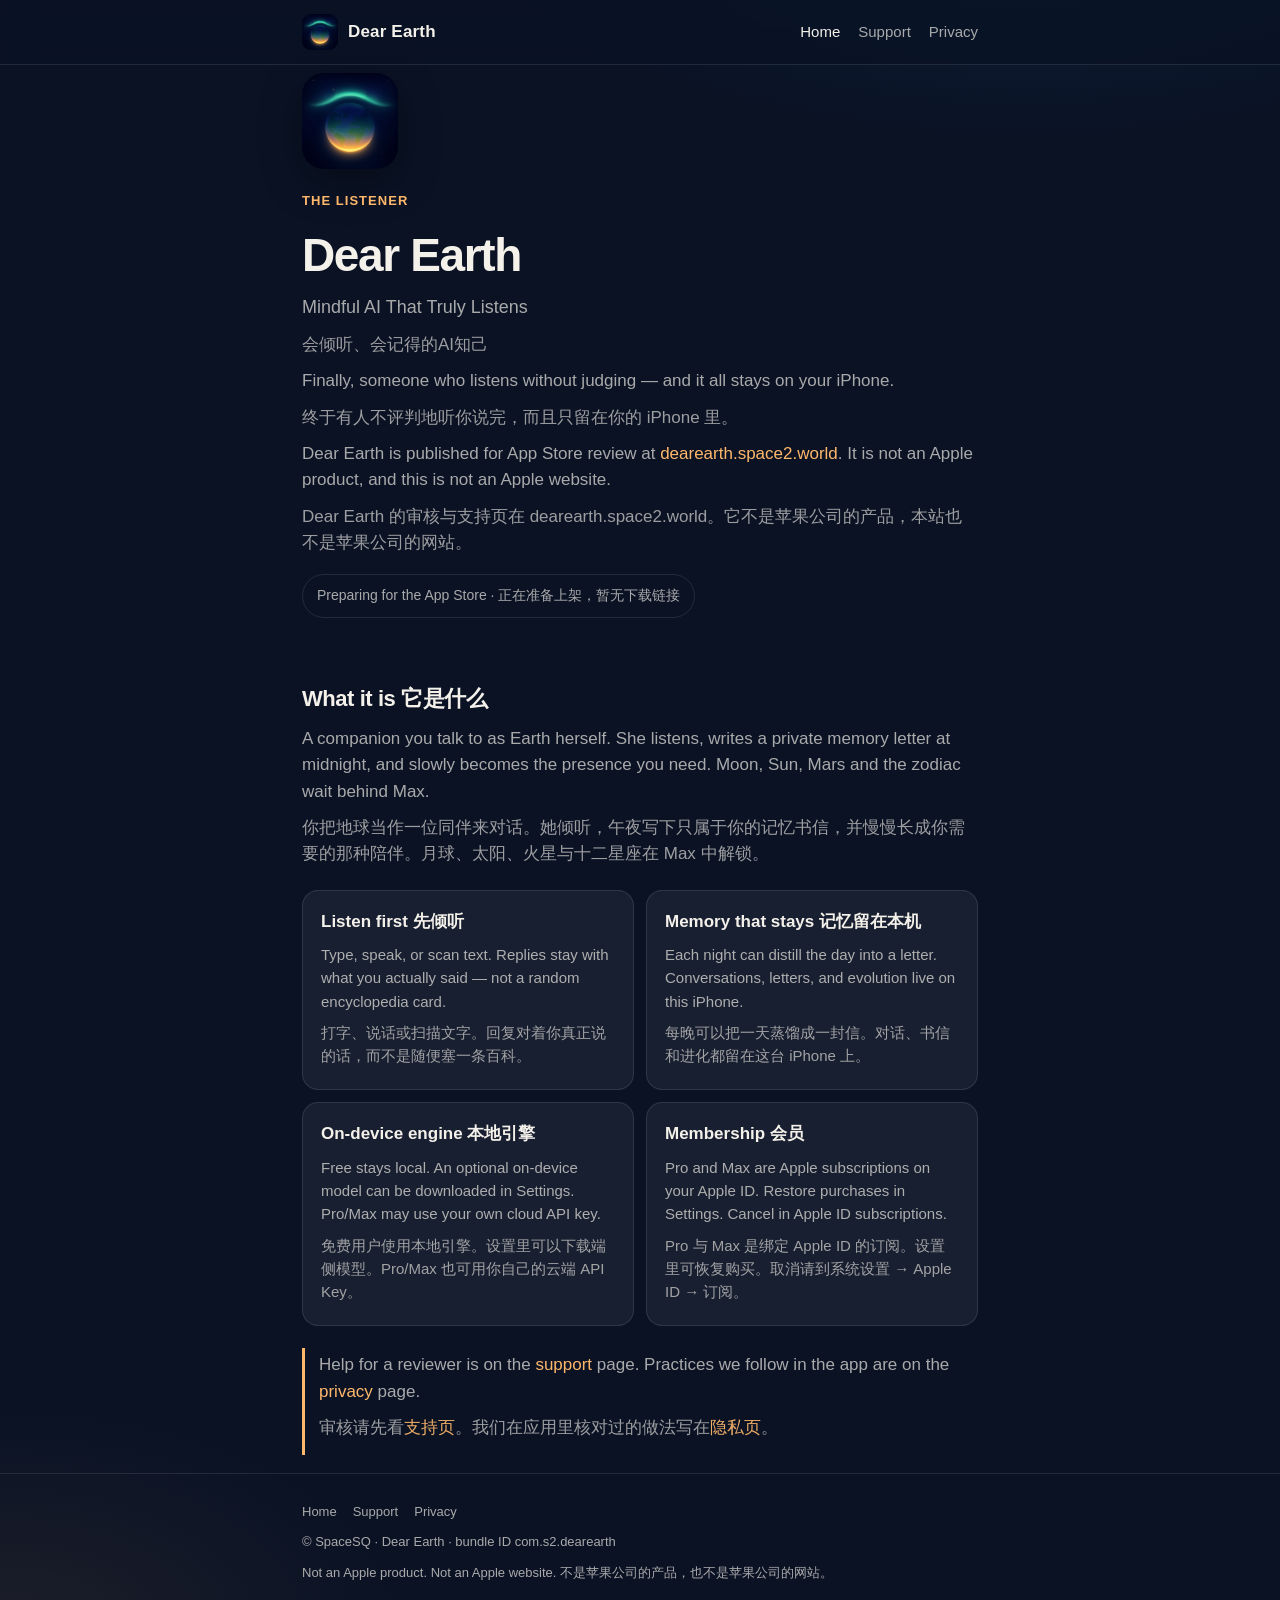
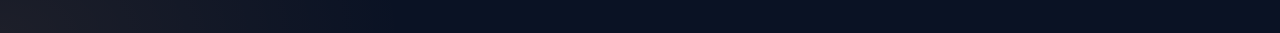
<file: index.html>
<!DOCTYPE html>
<html lang="en">
<head>
  <meta charset="utf-8">
  <meta name="viewport" content="width=device-width, initial-scale=1">
  <title>Dear Earth</title>
  <meta name="description" content="Dear Earth — Mindful AI That Truly Listens. A companion that stays on your iPhone.">
  <meta property="og:title" content="Dear Earth">
  <meta property="og:description" content="Finally, someone who listens without judging — and it all stays on your iPhone.">
  <meta property="og:image" content="/assets/og.png">
  <link rel="icon" href="/assets/favicon.png">
  <link rel="apple-touch-icon" href="/assets/apple-touch-icon.png">
  <link rel="stylesheet" href="/assets/style.css">
</head>
<body>
  <header>
    <div class="wrap bar">
      <a class="brand" href="/">
        <img src="/assets/listener.png" alt="">
        Dear Earth
      </a>
      <nav>
        <a href="/" aria-current="page">Home</a>
        <a href="/support/">Support</a>
        <a href="/privacy/">Privacy</a>
      </nav>
    </div>
  </header>

  <main class="wrap">
    <section class="hero">
      <img class="app-icon" src="/assets/listener.png" alt="Dear Earth icon">
      <div>
        <div class="kicker">The Listener</div>
        <h1>Dear Earth</h1>
        <p class="lead">Mindful AI That Truly Listens</p>
        <p class="zh">会倾听、会记得的AI知己</p>
        <p>Finally, someone who listens without judging — and it all stays on your iPhone.</p>
        <p class="zh">终于有人不评判地听你说完，而且只留在你的 iPhone 里。</p>
        <p>Dear Earth is published for App Store review at <a href="https://dearearth.space2.world">dearearth.space2.world</a>. It is not an Apple product, and this is not an Apple website.</p>
        <p class="zh">Dear Earth 的审核与支持页在 dearearth.space2.world。它不是苹果公司的产品，本站也不是苹果公司的网站。</p>
        <span class="badge">Preparing for the App Store · 正在准备上架，暂无下载链接</span>
      </div>
    </section>

    <h2>What it is 它是什么</h2>
    <p>A companion you talk to as Earth herself. She listens, writes a private memory letter at midnight, and slowly becomes the presence you need. Moon, Sun, Mars and the zodiac wait behind Max.</p>
    <p class="zh">你把地球当作一位同伴来对话。她倾听，午夜写下只属于你的记忆书信，并慢慢长成你需要的那种陪伴。月球、太阳、火星与十二星座在 Max 中解锁。</p>

    <div class="grid two">
      <article class="card">
        <h3>Listen first 先倾听</h3>
        <p>Type, speak, or scan text. Replies stay with what you actually said — not a random encyclopedia card.</p>
        <p class="zh">打字、说话或扫描文字。回复对着你真正说的话，而不是随便塞一条百科。</p>
      </article>
      <article class="card">
        <h3>Memory that stays 记忆留在本机</h3>
        <p>Each night can distill the day into a letter. Conversations, letters, and evolution live on this iPhone.</p>
        <p class="zh">每晚可以把一天蒸馏成一封信。对话、书信和进化都留在这台 iPhone 上。</p>
      </article>
      <article class="card">
        <h3>On-device engine 本地引擎</h3>
        <p>Free stays local. An optional on-device model can be downloaded in Settings. Pro/Max may use your own cloud API key.</p>
        <p class="zh">免费用户使用本地引擎。设置里可以下载端侧模型。Pro/Max 也可用你自己的云端 API Key。</p>
      </article>
      <article class="card">
        <h3>Membership 会员</h3>
        <p>Pro and Max are Apple subscriptions on your Apple ID. Restore purchases in Settings. Cancel in Apple ID subscriptions.</p>
        <p class="zh">Pro 与 Max 是绑定 Apple ID 的订阅。设置里可恢复购买。取消请到系统设置 → Apple ID → 订阅。</p>
      </article>
    </div>

    <div class="note">
      <p>Help for a reviewer is on the <a href="/support/">support</a> page. Practices we follow in the app are on the <a href="/privacy/">privacy</a> page.</p>
      <p class="zh">审核请先看<a href="/support/">支持页</a>。我们在应用里核对过的做法写在<a href="/privacy/">隐私页</a>。</p>
    </div>
  </main>

  <footer>
    <div class="wrap">
      <div class="links">
        <a href="/">Home</a>
        <a href="/support/">Support</a>
        <a href="/privacy/">Privacy</a>
      </div>
      <p>© SpaceSQ · Dear Earth · bundle ID com.s2.dearearth</p>
      <p>Not an Apple product. Not an Apple website. 不是苹果公司的产品，也不是苹果公司的网站。</p>
    </div>
  </footer>
</body>
</html>
</file>
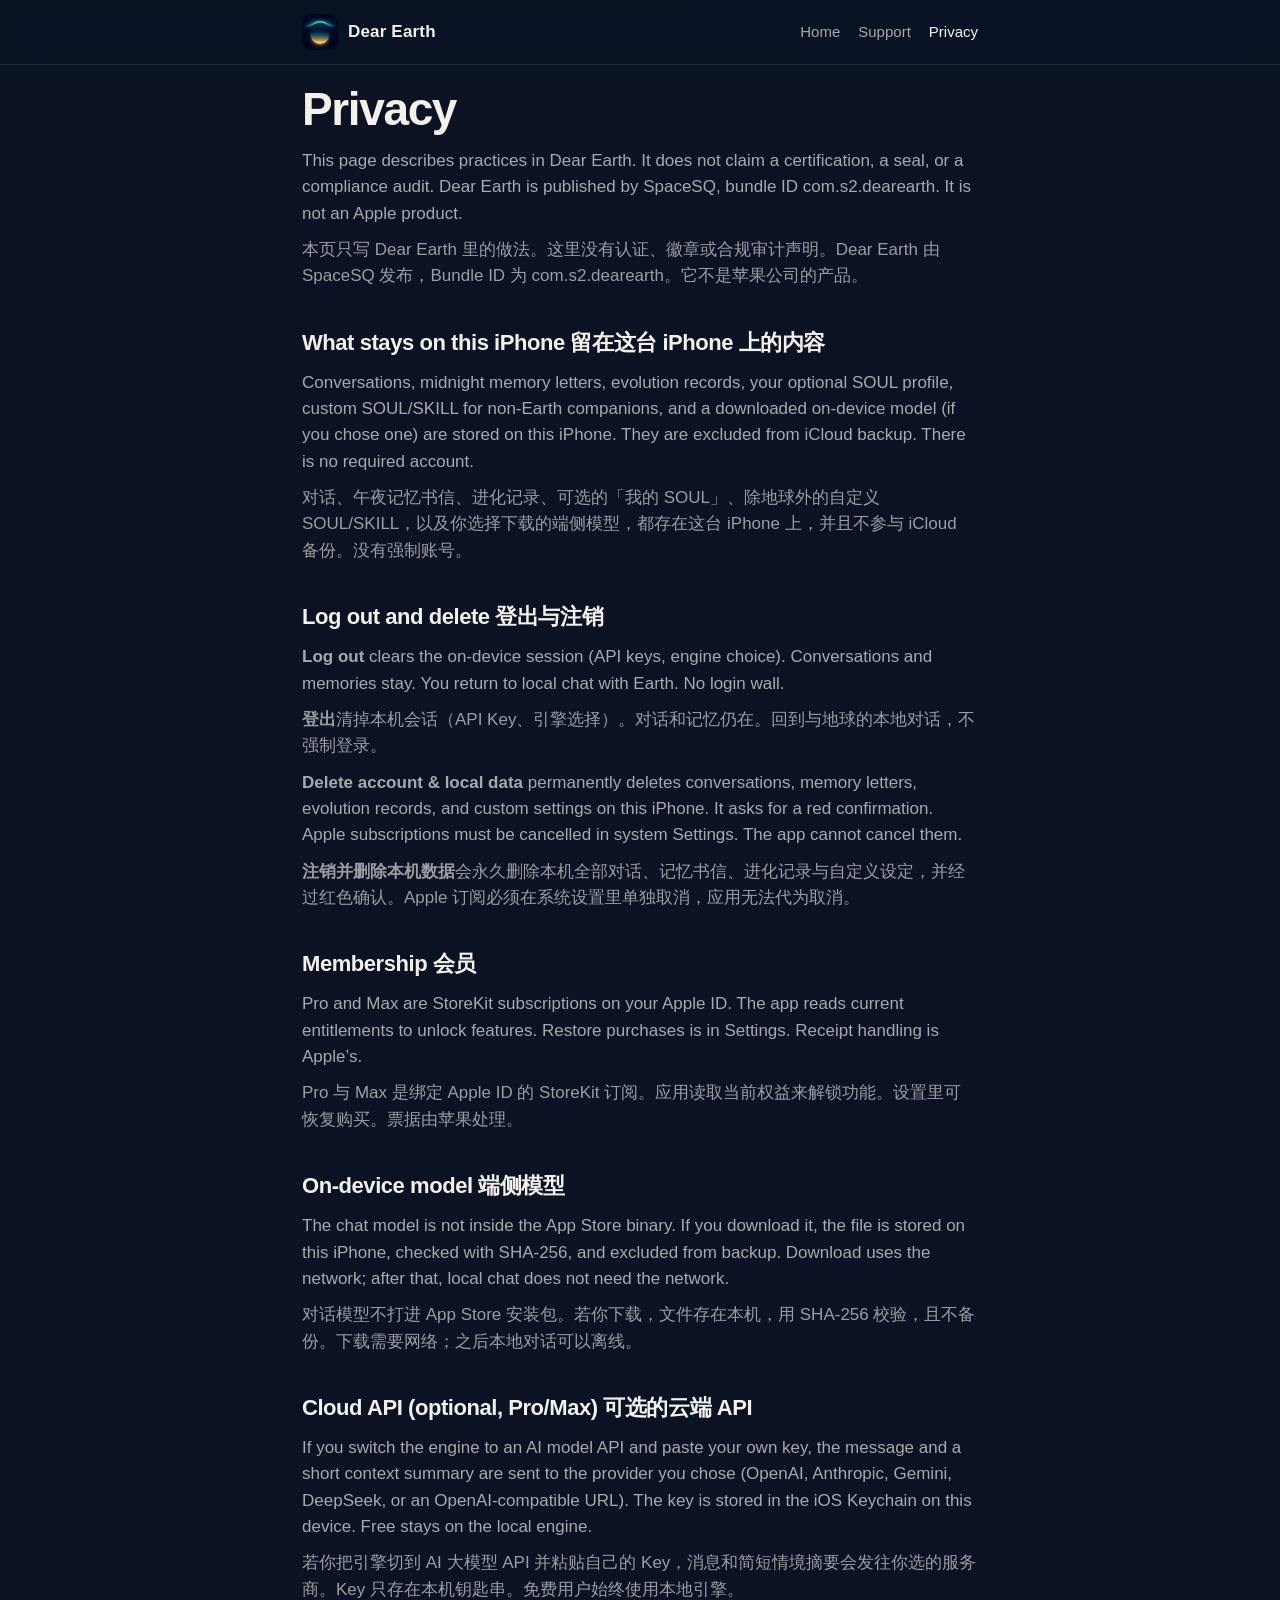
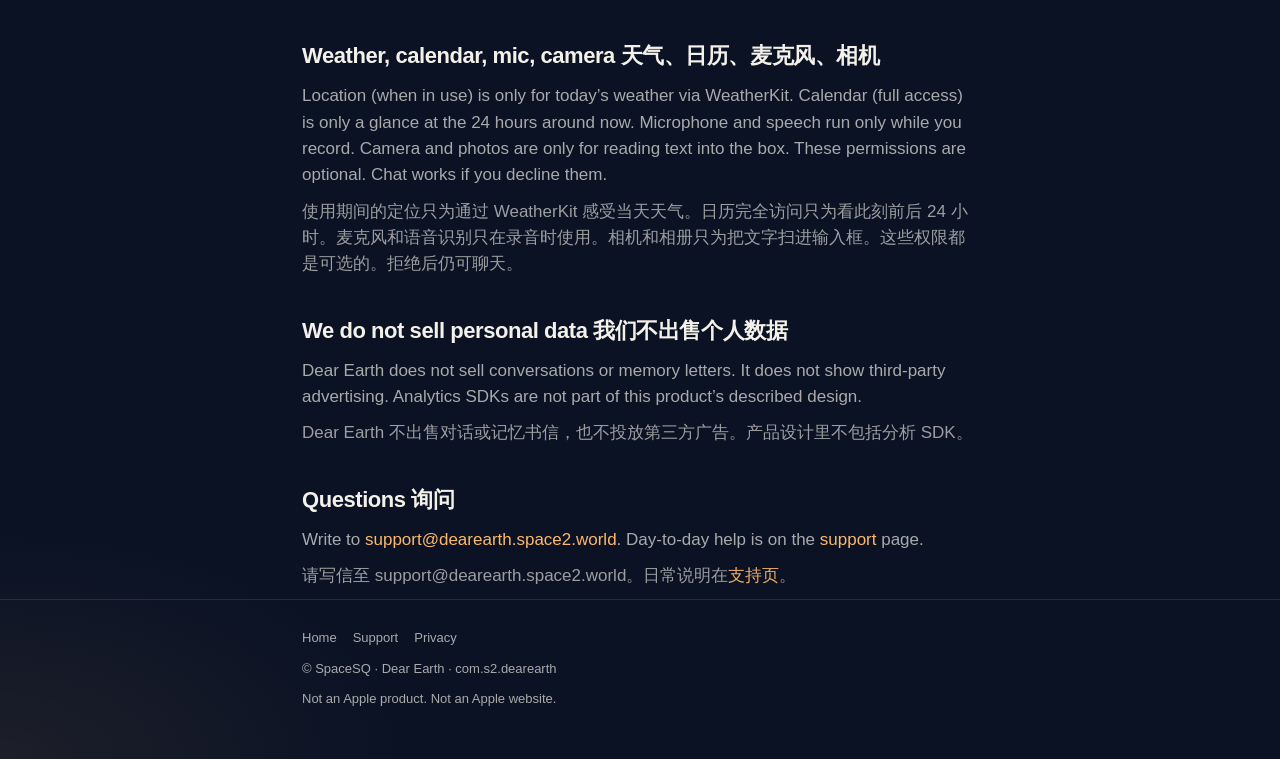
<file: privacy/index.html>
<!DOCTYPE html>
<html lang="en">
<head>
  <meta charset="utf-8">
  <meta name="viewport" content="width=device-width, initial-scale=1">
  <title>Dear Earth Privacy</title>
  <meta name="description" content="Privacy practices for Dear Earth.">
  <link rel="icon" href="/assets/favicon.png">
  <link rel="apple-touch-icon" href="/assets/apple-touch-icon.png">
  <link rel="stylesheet" href="/assets/style.css">
</head>
<body>
  <header>
    <div class="wrap bar">
      <a class="brand" href="/">
        <img src="/assets/listener.png" alt="">
        Dear Earth
      </a>
      <nav>
        <a href="/">Home</a>
        <a href="/support/">Support</a>
        <a href="/privacy/" aria-current="page">Privacy</a>
      </nav>
    </div>
  </header>

  <main class="wrap">
    <h1>Privacy</h1>
    <p>This page describes practices in Dear Earth. It does not claim a certification, a seal, or a compliance audit. Dear Earth is published by SpaceSQ, bundle ID com.s2.dearearth. It is not an Apple product.</p>
    <p class="zh">本页只写 Dear Earth 里的做法。这里没有认证、徽章或合规审计声明。Dear Earth 由 SpaceSQ 发布，Bundle ID 为 com.s2.dearearth。它不是苹果公司的产品。</p>

    <h2>What stays on this iPhone 留在这台 iPhone 上的内容</h2>
    <p>Conversations, midnight memory letters, evolution records, your optional SOUL profile, custom SOUL/SKILL for non-Earth companions, and a downloaded on-device model (if you chose one) are stored on this iPhone. They are excluded from iCloud backup. There is no required account.</p>
    <p class="zh">对话、午夜记忆书信、进化记录、可选的「我的 SOUL」、除地球外的自定义 SOUL/SKILL，以及你选择下载的端侧模型，都存在这台 iPhone 上，并且不参与 iCloud 备份。没有强制账号。</p>

    <h2>Log out and delete 登出与注销</h2>
    <p><strong>Log out</strong> clears the on-device session (API keys, engine choice). Conversations and memories stay. You return to local chat with Earth. No login wall.</p>
    <p class="zh"><strong>登出</strong>清掉本机会话（API Key、引擎选择）。对话和记忆仍在。回到与地球的本地对话，不强制登录。</p>
    <p><strong>Delete account &amp; local data</strong> permanently deletes conversations, memory letters, evolution records, and custom settings on this iPhone. It asks for a red confirmation. Apple subscriptions must be cancelled in system Settings. The app cannot cancel them.</p>
    <p class="zh"><strong>注销并删除本机数据</strong>会永久删除本机全部对话、记忆书信、进化记录与自定义设定，并经过红色确认。Apple 订阅必须在系统设置里单独取消，应用无法代为取消。</p>

    <h2>Membership 会员</h2>
    <p>Pro and Max are StoreKit subscriptions on your Apple ID. The app reads current entitlements to unlock features. Restore purchases is in Settings. Receipt handling is Apple’s.</p>
    <p class="zh">Pro 与 Max 是绑定 Apple ID 的 StoreKit 订阅。应用读取当前权益来解锁功能。设置里可恢复购买。票据由苹果处理。</p>

    <h2>On-device model 端侧模型</h2>
    <p>The chat model is not inside the App Store binary. If you download it, the file is stored on this iPhone, checked with SHA-256, and excluded from backup. Download uses the network; after that, local chat does not need the network.</p>
    <p class="zh">对话模型不打进 App Store 安装包。若你下载，文件存在本机，用 SHA-256 校验，且不备份。下载需要网络；之后本地对话可以离线。</p>

    <h2>Cloud API (optional, Pro/Max) 可选的云端 API</h2>
    <p>If you switch the engine to an AI model API and paste your own key, the message and a short context summary are sent to the provider you chose (OpenAI, Anthropic, Gemini, DeepSeek, or an OpenAI-compatible URL). The key is stored in the iOS Keychain on this device. Free stays on the local engine.</p>
    <p class="zh">若你把引擎切到 AI 大模型 API 并粘贴自己的 Key，消息和简短情境摘要会发往你选的服务商。Key 只存在本机钥匙串。免费用户始终使用本地引擎。</p>

    <h2>Weather, calendar, mic, camera 天气、日历、麦克风、相机</h2>
    <p>Location (when in use) is only for today’s weather via WeatherKit. Calendar (full access) is only a glance at the 24 hours around now. Microphone and speech run only while you record. Camera and photos are only for reading text into the box. These permissions are optional. Chat works if you decline them.</p>
    <p class="zh">使用期间的定位只为通过 WeatherKit 感受当天天气。日历完全访问只为看此刻前后 24 小时。麦克风和语音识别只在录音时使用。相机和相册只为把文字扫进输入框。这些权限都是可选的。拒绝后仍可聊天。</p>

    <h2>We do not sell personal data 我们不出售个人数据</h2>
    <p>Dear Earth does not sell conversations or memory letters. It does not show third-party advertising. Analytics SDKs are not part of this product’s described design.</p>
    <p class="zh">Dear Earth 不出售对话或记忆书信，也不投放第三方广告。产品设计里不包括分析 SDK。</p>

    <h2>Questions 询问</h2>
    <p>Write to <a href="mailto:support@dearearth.space2.world">support@dearearth.space2.world</a>. Day-to-day help is on the <a href="/support/">support</a> page.</p>
    <p class="zh">请写信至 support@dearearth.space2.world。日常说明在<a href="/support/">支持页</a>。</p>
  </main>

  <footer>
    <div class="wrap">
      <div class="links">
        <a href="/">Home</a>
        <a href="/support/">Support</a>
        <a href="/privacy/">Privacy</a>
      </div>
      <p>© SpaceSQ · Dear Earth · com.s2.dearearth</p>
      <p>Not an Apple product. Not an Apple website.</p>
    </div>
  </footer>
</body>
</html>
</file>
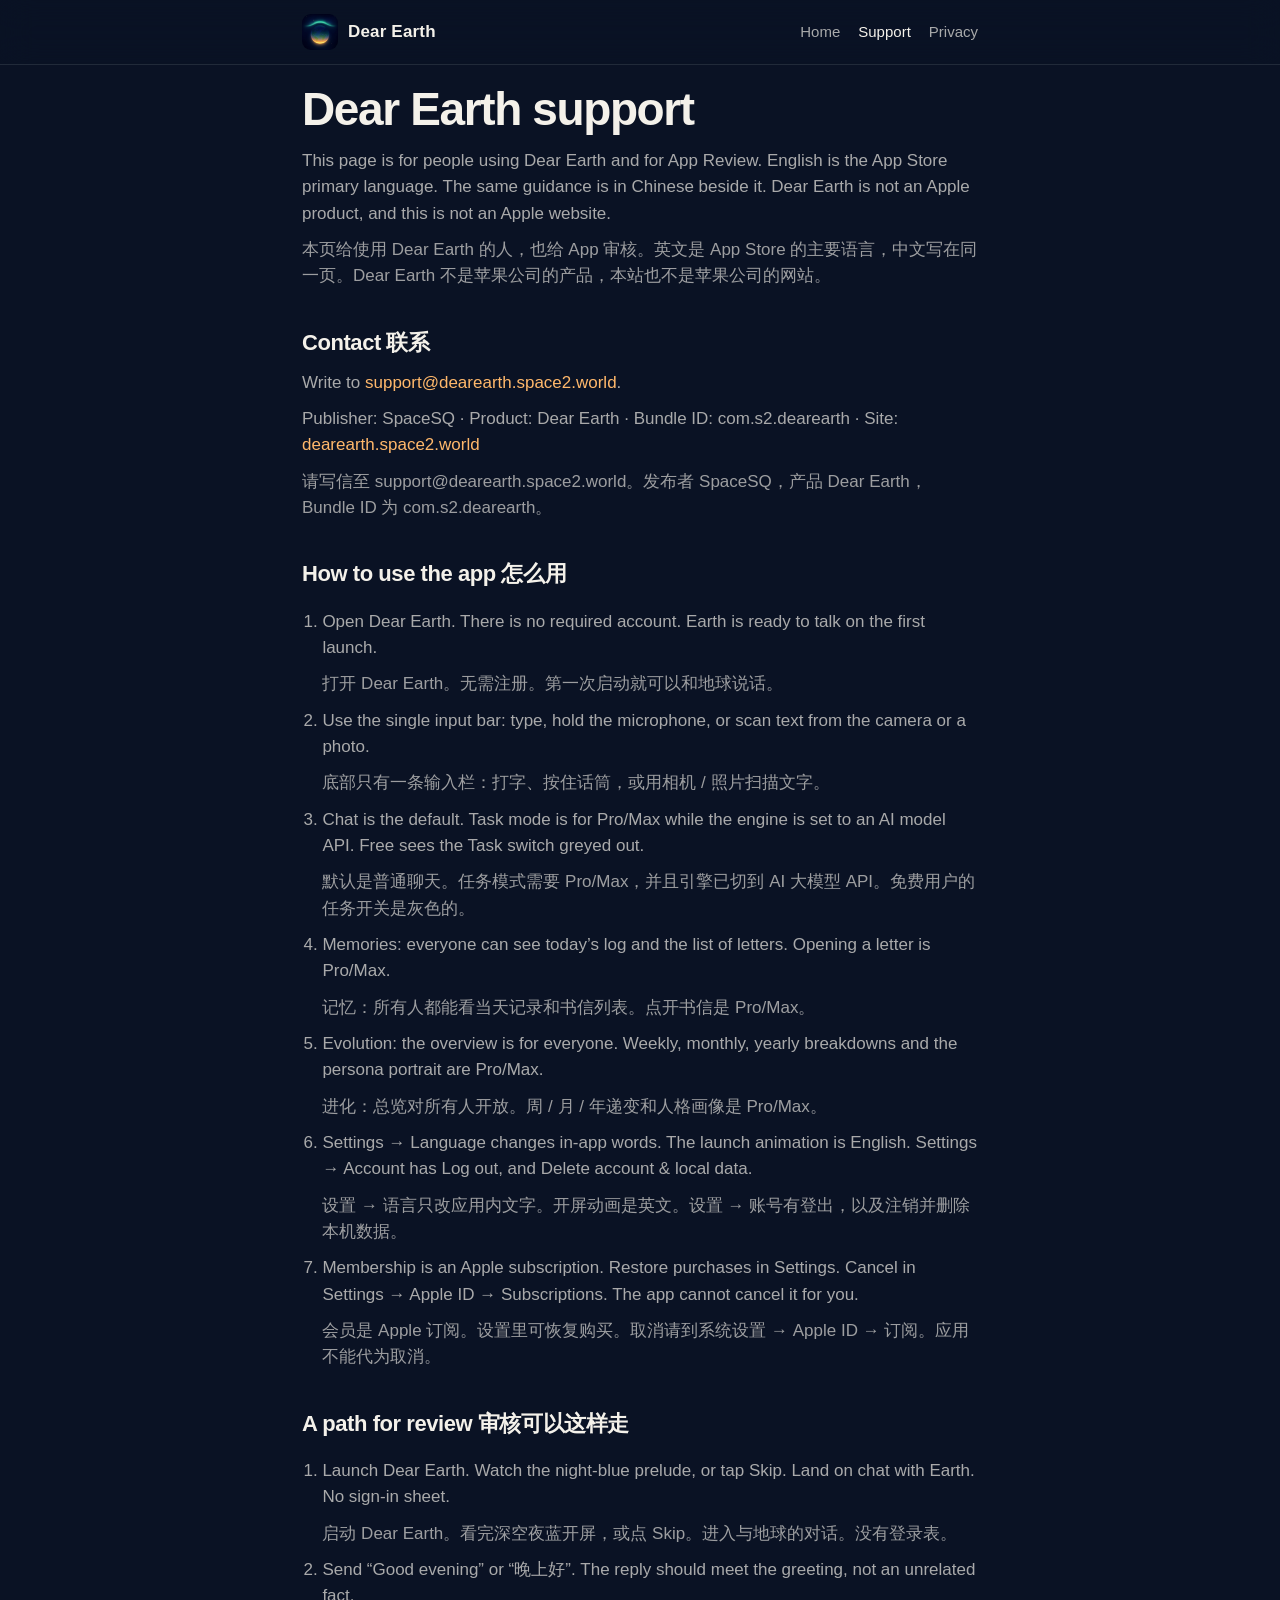
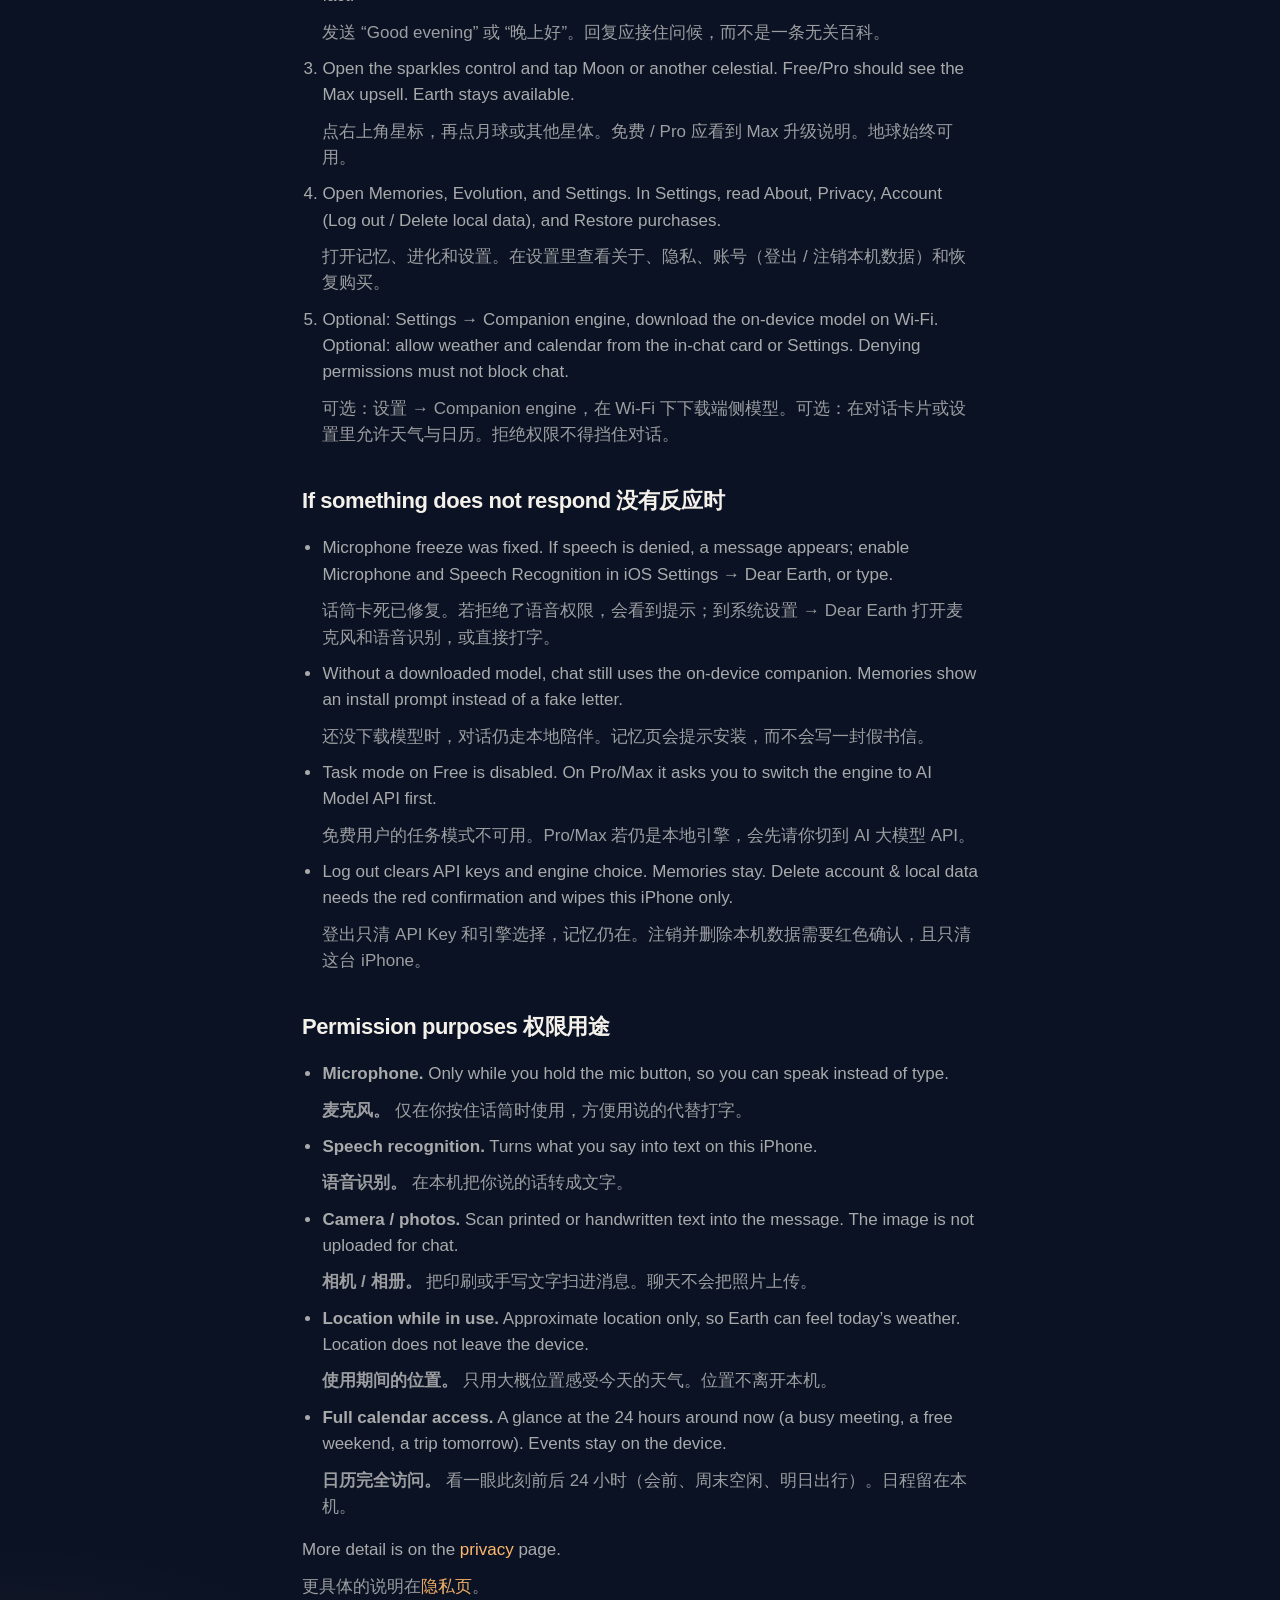
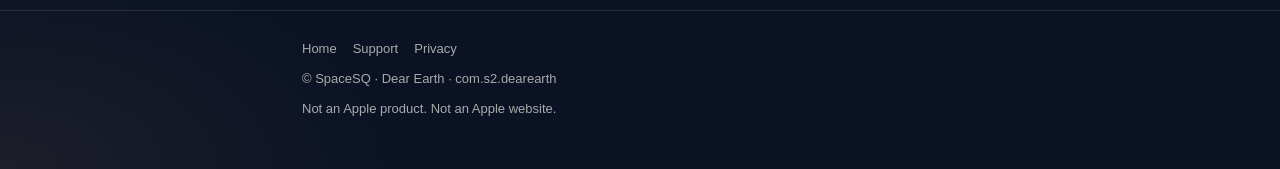
<file: support/index.html>
<!DOCTYPE html>
<html lang="en">
<head>
  <meta charset="utf-8">
  <meta name="viewport" content="width=device-width, initial-scale=1">
  <title>Dear Earth Support</title>
  <meta name="description" content="Support and App Review path for Dear Earth.">
  <link rel="icon" href="/assets/favicon.png">
  <link rel="apple-touch-icon" href="/assets/apple-touch-icon.png">
  <link rel="stylesheet" href="/assets/style.css">
</head>
<body>
  <header>
    <div class="wrap bar">
      <a class="brand" href="/">
        <img src="/assets/listener.png" alt="">
        Dear Earth
      </a>
      <nav>
        <a href="/">Home</a>
        <a href="/support/" aria-current="page">Support</a>
        <a href="/privacy/">Privacy</a>
      </nav>
    </div>
  </header>

  <main class="wrap">
    <h1>Dear Earth support</h1>
    <p>This page is for people using Dear Earth and for App Review. English is the App Store primary language. The same guidance is in Chinese beside it. Dear Earth is not an Apple product, and this is not an Apple website.</p>
    <p class="zh">本页给使用 Dear Earth 的人，也给 App 审核。英文是 App Store 的主要语言，中文写在同一页。Dear Earth 不是苹果公司的产品，本站也不是苹果公司的网站。</p>

    <h2>Contact 联系</h2>
    <p>Write to <a href="mailto:support@dearearth.space2.world">support@dearearth.space2.world</a>.</p>
    <p>Publisher: SpaceSQ · Product: Dear Earth · Bundle ID: com.s2.dearearth · Site: <a href="https://dearearth.space2.world">dearearth.space2.world</a></p>
    <p class="zh">请写信至 support@dearearth.space2.world。发布者 SpaceSQ，产品 Dear Earth，Bundle ID 为 com.s2.dearearth。</p>

    <h2>How to use the app 怎么用</h2>
    <ol>
      <li>
        <p>Open Dear Earth. There is no required account. Earth is ready to talk on the first launch.</p>
        <p class="zh">打开 Dear Earth。无需注册。第一次启动就可以和地球说话。</p>
      </li>
      <li>
        <p>Use the single input bar: type, hold the microphone, or scan text from the camera or a photo.</p>
        <p class="zh">底部只有一条输入栏：打字、按住话筒，或用相机 / 照片扫描文字。</p>
      </li>
      <li>
        <p>Chat is the default. Task mode is for Pro/Max while the engine is set to an AI model API. Free sees the Task switch greyed out.</p>
        <p class="zh">默认是普通聊天。任务模式需要 Pro/Max，并且引擎已切到 AI 大模型 API。免费用户的任务开关是灰色的。</p>
      </li>
      <li>
        <p>Memories: everyone can see today’s log and the list of letters. Opening a letter is Pro/Max.</p>
        <p class="zh">记忆：所有人都能看当天记录和书信列表。点开书信是 Pro/Max。</p>
      </li>
      <li>
        <p>Evolution: the overview is for everyone. Weekly, monthly, yearly breakdowns and the persona portrait are Pro/Max.</p>
        <p class="zh">进化：总览对所有人开放。周 / 月 / 年递变和人格画像是 Pro/Max。</p>
      </li>
      <li>
        <p>Settings → Language changes in-app words. The launch animation is English. Settings → Account has Log out, and Delete account &amp; local data.</p>
        <p class="zh">设置 → 语言只改应用内文字。开屏动画是英文。设置 → 账号有登出，以及注销并删除本机数据。</p>
      </li>
      <li>
        <p>Membership is an Apple subscription. Restore purchases in Settings. Cancel in Settings → Apple ID → Subscriptions. The app cannot cancel it for you.</p>
        <p class="zh">会员是 Apple 订阅。设置里可恢复购买。取消请到系统设置 → Apple ID → 订阅。应用不能代为取消。</p>
      </li>
    </ol>

    <h2>A path for review 审核可以这样走</h2>
    <ol>
      <li>
        <p>Launch Dear Earth. Watch the night-blue prelude, or tap Skip. Land on chat with Earth. No sign-in sheet.</p>
        <p class="zh">启动 Dear Earth。看完深空夜蓝开屏，或点 Skip。进入与地球的对话。没有登录表。</p>
      </li>
      <li>
        <p>Send “Good evening” or “晚上好”. The reply should meet the greeting, not an unrelated fact.</p>
        <p class="zh">发送 “Good evening” 或 “晚上好”。回复应接住问候，而不是一条无关百科。</p>
      </li>
      <li>
        <p>Open the sparkles control and tap Moon or another celestial. Free/Pro should see the Max upsell. Earth stays available.</p>
        <p class="zh">点右上角星标，再点月球或其他星体。免费 / Pro 应看到 Max 升级说明。地球始终可用。</p>
      </li>
      <li>
        <p>Open Memories, Evolution, and Settings. In Settings, read About, Privacy, Account (Log out / Delete local data), and Restore purchases.</p>
        <p class="zh">打开记忆、进化和设置。在设置里查看关于、隐私、账号（登出 / 注销本机数据）和恢复购买。</p>
      </li>
      <li>
        <p>Optional: Settings → Companion engine, download the on-device model on Wi-Fi. Optional: allow weather and calendar from the in-chat card or Settings. Denying permissions must not block chat.</p>
        <p class="zh">可选：设置 → Companion engine，在 Wi-Fi 下下载端侧模型。可选：在对话卡片或设置里允许天气与日历。拒绝权限不得挡住对话。</p>
      </li>
    </ol>

    <h2>If something does not respond 没有反应时</h2>
    <ul>
      <li>
        <p>Microphone freeze was fixed. If speech is denied, a message appears; enable Microphone and Speech Recognition in iOS Settings → Dear Earth, or type.</p>
        <p class="zh">话筒卡死已修复。若拒绝了语音权限，会看到提示；到系统设置 → Dear Earth 打开麦克风和语音识别，或直接打字。</p>
      </li>
      <li>
        <p>Without a downloaded model, chat still uses the on-device companion. Memories show an install prompt instead of a fake letter.</p>
        <p class="zh">还没下载模型时，对话仍走本地陪伴。记忆页会提示安装，而不会写一封假书信。</p>
      </li>
      <li>
        <p>Task mode on Free is disabled. On Pro/Max it asks you to switch the engine to AI Model API first.</p>
        <p class="zh">免费用户的任务模式不可用。Pro/Max 若仍是本地引擎，会先请你切到 AI 大模型 API。</p>
      </li>
      <li>
        <p>Log out clears API keys and engine choice. Memories stay. Delete account &amp; local data needs the red confirmation and wipes this iPhone only.</p>
        <p class="zh">登出只清 API Key 和引擎选择，记忆仍在。注销并删除本机数据需要红色确认，且只清这台 iPhone。</p>
      </li>
    </ul>

    <h2>Permission purposes 权限用途</h2>
    <ul>
      <li>
        <p><strong>Microphone.</strong> Only while you hold the mic button, so you can speak instead of type.</p>
        <p class="zh"><strong>麦克风。</strong> 仅在你按住话筒时使用，方便用说的代替打字。</p>
      </li>
      <li>
        <p><strong>Speech recognition.</strong> Turns what you say into text on this iPhone.</p>
        <p class="zh"><strong>语音识别。</strong> 在本机把你说的话转成文字。</p>
      </li>
      <li>
        <p><strong>Camera / photos.</strong> Scan printed or handwritten text into the message. The image is not uploaded for chat.</p>
        <p class="zh"><strong>相机 / 相册。</strong> 把印刷或手写文字扫进消息。聊天不会把照片上传。</p>
      </li>
      <li>
        <p><strong>Location while in use.</strong> Approximate location only, so Earth can feel today’s weather. Location does not leave the device.</p>
        <p class="zh"><strong>使用期间的位置。</strong> 只用大概位置感受今天的天气。位置不离开本机。</p>
      </li>
      <li>
        <p><strong>Full calendar access.</strong> A glance at the 24 hours around now (a busy meeting, a free weekend, a trip tomorrow). Events stay on the device.</p>
        <p class="zh"><strong>日历完全访问。</strong> 看一眼此刻前后 24 小时（会前、周末空闲、明日出行）。日程留在本机。</p>
      </li>
    </ul>

    <p>More detail is on the <a href="/privacy/">privacy</a> page.</p>
    <p class="zh">更具体的说明在<a href="/privacy/">隐私页</a>。</p>
  </main>

  <footer>
    <div class="wrap">
      <div class="links">
        <a href="/">Home</a>
        <a href="/support/">Support</a>
        <a href="/privacy/">Privacy</a>
      </div>
      <p>© SpaceSQ · Dear Earth · com.s2.dearearth</p>
      <p>Not an Apple product. Not an Apple website.</p>
    </div>
  </footer>
</body>
</html>
</file>
<file: assets/style.css>
:root {
  --night: #0a1224;
  --deep: #101935;
  --card: rgba(255, 255, 255, 0.06);
  --line: rgba(255, 255, 255, 0.1);
  --dawn: #ffb86b;
  --ocean: #2e86de;
  --text: #f4f1ea;
  --muted: rgba(244, 241, 234, 0.68);
  --max: 720px;
}

* { box-sizing: border-box; }
html, body { margin: 0; padding: 0; }
body {
  min-height: 100vh;
  background: radial-gradient(1200px 600px at 80% -10%, rgba(46, 134, 222, 0.18), transparent 50%),
              radial-gradient(900px 500px at 0% 100%, rgba(255, 184, 107, 0.08), transparent 45%),
              var(--night);
  color: var(--text);
  font: 17px/1.55 -apple-system, BlinkMacSystemFont, "SF Pro Text", "PingFang SC", "Helvetica Neue", sans-serif;
}

a { color: var(--dawn); text-decoration: none; }
a:hover { text-decoration: underline; }

.wrap { max-width: var(--max); margin: 0 auto; padding: 0 22px; }

header {
  position: sticky;
  top: 0;
  z-index: 2;
  backdrop-filter: blur(16px);
  background: rgba(10, 18, 36, 0.78);
  border-bottom: 1px solid var(--line);
}
.bar {
  display: flex;
  align-items: center;
  justify-content: space-between;
  gap: 16px;
  min-height: 64px;
}
.brand {
  display: flex;
  align-items: center;
  gap: 10px;
  color: var(--text);
  font-weight: 650;
  letter-spacing: 0.01em;
}
.brand img {
  width: 36px;
  height: 36px;
  border-radius: 9px;
}
nav { display: flex; gap: 18px; font-size: 15px; }
nav a { color: var(--muted); }
nav a[aria-current="page"], nav a:hover { color: var(--text); text-decoration: none; }

main { padding: 48px 0 72px; }
h1 {
  font-size: clamp(32px, 6vw, 46px);
  line-height: 1.15;
  letter-spacing: -0.03em;
  margin: 18px 0 12px;
}
h2 {
  font-size: 22px;
  margin: 36px 0 10px;
  letter-spacing: -0.02em;
}
p { color: var(--muted); margin: 0 0 10px; }
.lead { font-size: 18px; }
.zh { opacity: 0.92; }

.hero {
  display: grid;
  gap: 22px;
  padding: 8px 0 28px;
}
.hero img.app-icon {
  width: 96px;
  height: 96px;
  border-radius: 22px;
  box-shadow: 0 12px 40px rgba(0, 0, 0, 0.35);
}
.kicker {
  color: var(--dawn);
  font-size: 13px;
  font-weight: 650;
  letter-spacing: 0.08em;
  text-transform: uppercase;
}

.grid { display: grid; gap: 12px; margin: 22px 0; }
@media (min-width: 640px) { .grid.two { grid-template-columns: 1fr 1fr; } }
.card {
  background: var(--card);
  border: 1px solid var(--line);
  border-radius: 16px;
  padding: 18px 18px 14px;
}
.card h3 { margin: 0 0 8px; font-size: 17px; }
.card p { margin: 0 0 8px; font-size: 15px; }

.note {
  border-left: 3px solid var(--dawn);
  padding: 4px 0 4px 14px;
  margin: 18px 0;
}

ol, ul { color: var(--muted); padding-left: 1.2em; }
li { margin: 0 0 10px; }

footer {
  border-top: 1px solid var(--line);
  padding: 28px 0 40px;
  color: var(--muted);
  font-size: 13px;
}
footer .links { display: flex; gap: 16px; margin-bottom: 10px; }
footer .links a { color: var(--muted); }

.badge {
  display: inline-block;
  margin-top: 8px;
  padding: 10px 14px;
  border-radius: 999px;
  border: 1px solid var(--line);
  color: var(--muted);
  font-size: 14px;
}
</file>
